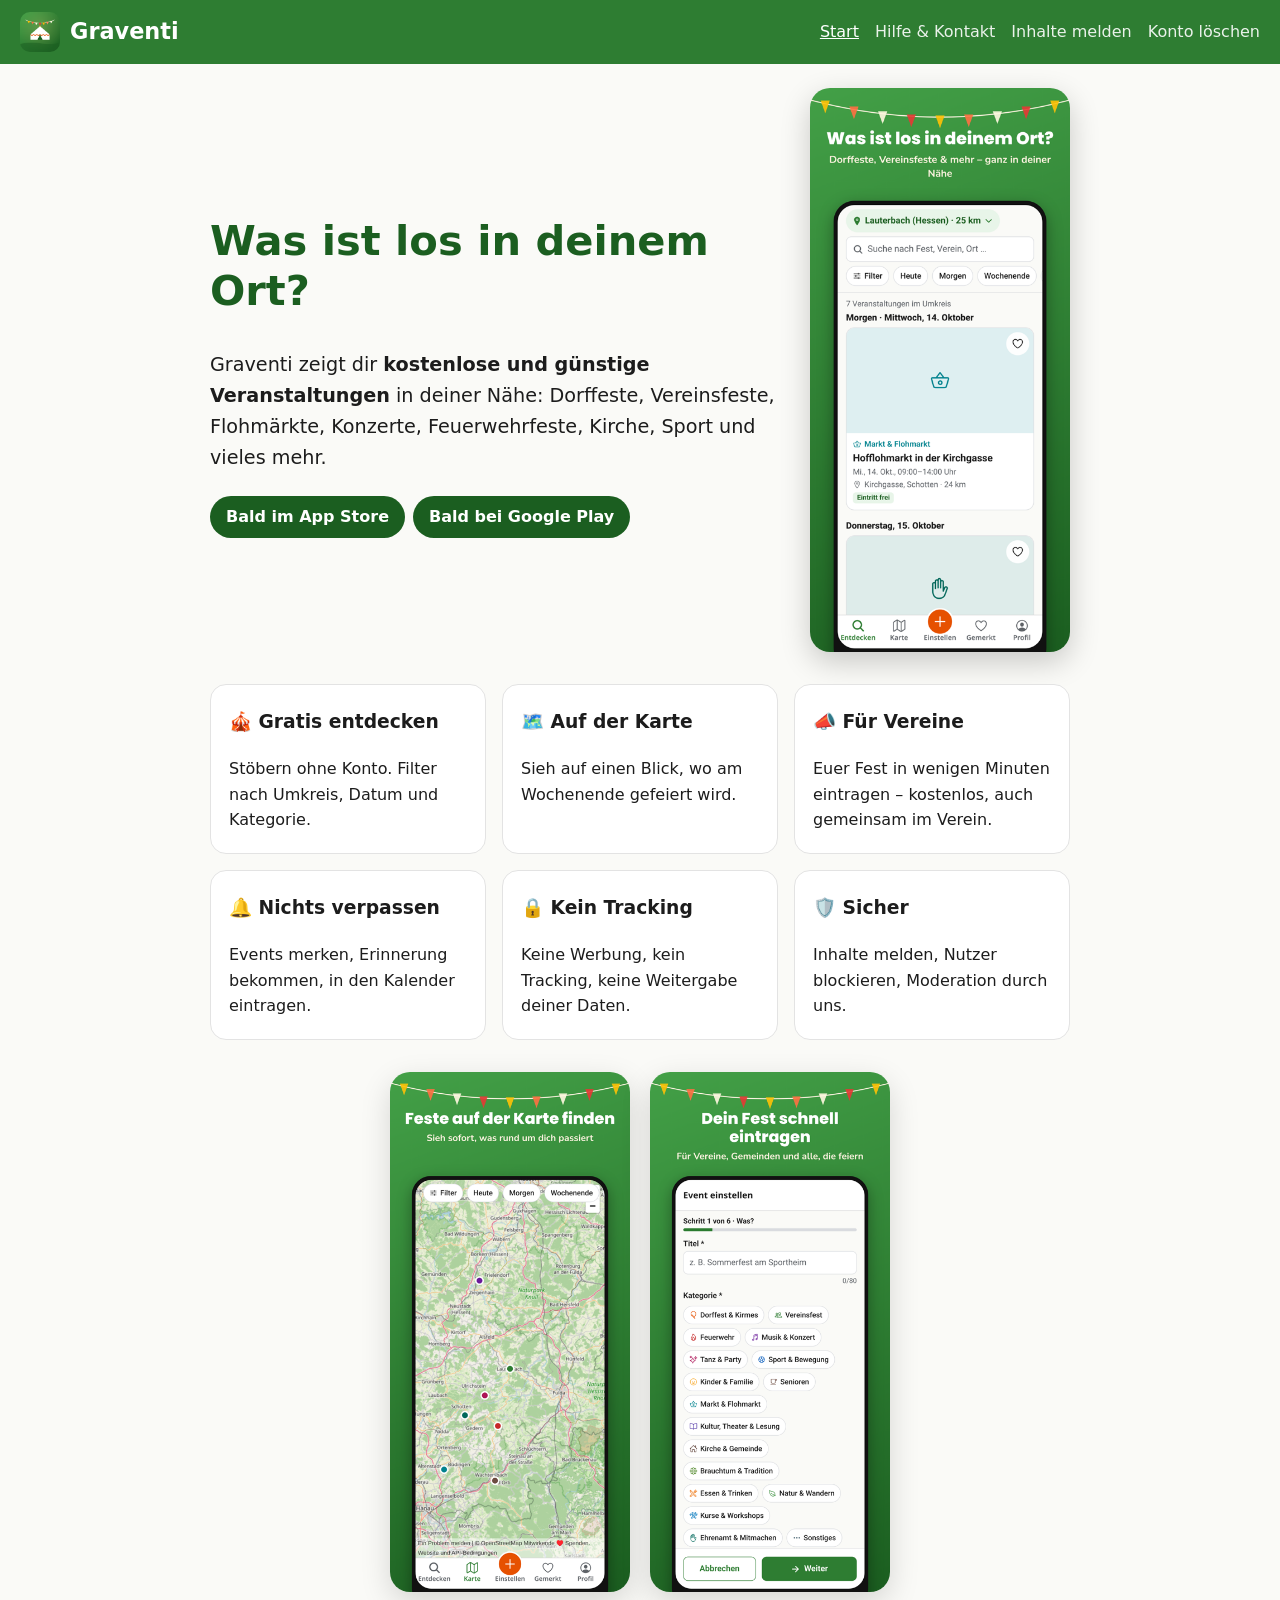
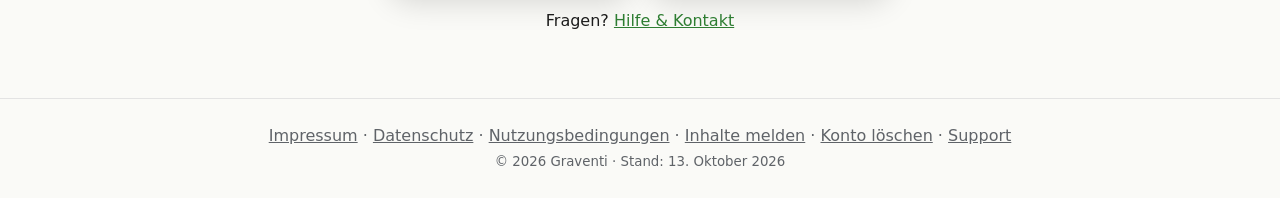
<file: index.html>
<!doctype html><html lang="de"><head><meta charset="utf-8">
<meta name="viewport" content="width=device-width,initial-scale=1"><title>Graventi – Feste & Veranstaltungen aus deiner Gegend</title>
<meta name="description" content="Graventi – kostenlose Feste und Veranstaltungen aus deiner Gegend."><meta property="og:title" content="Graventi – Feste & Veranstaltungen aus deiner Gegend"><meta property="og:description" content="Graventi – kostenlose Feste und Veranstaltungen aus deiner Gegend."><meta property="og:image" content="assets/og.png">
<link rel="icon" href="assets/favicon.png"><link rel="apple-touch-icon" href="assets/apple-touch-icon.png"><link rel="stylesheet" href="style.css"></head>
<body><header><a class="brand" href="index.html"><img src="assets/icon.png" alt="" width="40" height="40">Graventi</a><nav><a href="index.html" class=on>Start</a><a href="support.html">Hilfe & Kontakt</a><a href="melden.html">Inhalte melden</a><a href="konto-loeschen.html">Konto löschen</a></nav></header>
<main>
<section class="hero"><div><h1>Was ist los in deinem Ort?</h1>
<p class="lead">Graventi zeigt dir <strong>kostenlose und günstige Veranstaltungen</strong> in deiner Nähe: Dorffeste, Vereinsfeste, Flohmärkte, Konzerte, Feuerwehrfeste, Kirche, Sport und vieles mehr.</p>
<p class="badges"><span class="soon">Bald im App Store</span><span class="soon">Bald bei Google Play</span></p></div>
<img class="shot" src="assets/screen-entdecken.png" alt="Graventi App: Veranstaltungen in der Nähe"></section>
<section class="grid">
<div><h3>🎪 Gratis entdecken</h3><p>Stöbern ohne Konto. Filter nach Umkreis, Datum und Kategorie.</p></div>
<div><h3>🗺️ Auf der Karte</h3><p>Sieh auf einen Blick, wo am Wochenende gefeiert wird.</p></div>
<div><h3>📣 Für Vereine</h3><p>Euer Fest in wenigen Minuten eintragen – kostenlos, auch gemeinsam im Verein.</p></div>
<div><h3>🔔 Nichts verpassen</h3><p>Events merken, Erinnerung bekommen, in den Kalender eintragen.</p></div>
<div><h3>🔒 Kein Tracking</h3><p>Keine Werbung, kein Tracking, keine Weitergabe deiner Daten.</p></div>
<div><h3>🛡️ Sicher</h3><p>Inhalte melden, Nutzer blockieren, Moderation durch uns.</p></div></section>
<section class="shots"><img src="assets/screen-karte.png" alt="Karte"><img src="assets/screen-einstellen.png" alt="Event einstellen"></section>
<p class="center">Fragen? <a href="support.html">Hilfe &amp; Kontakt</a></p></main><footer><a href="impressum.html">Impressum</a> · <a href="datenschutz.html">Datenschutz</a> · <a href="nutzungsbedingungen.html">Nutzungsbedingungen</a> · <a href="melden.html">Inhalte melden</a> · <a href="konto-loeschen.html">Konto löschen</a> · <a href="support.html">Support</a><br><small>© 2026 Graventi · Stand: 13. Oktober 2026</small></footer></body></html>
</file>
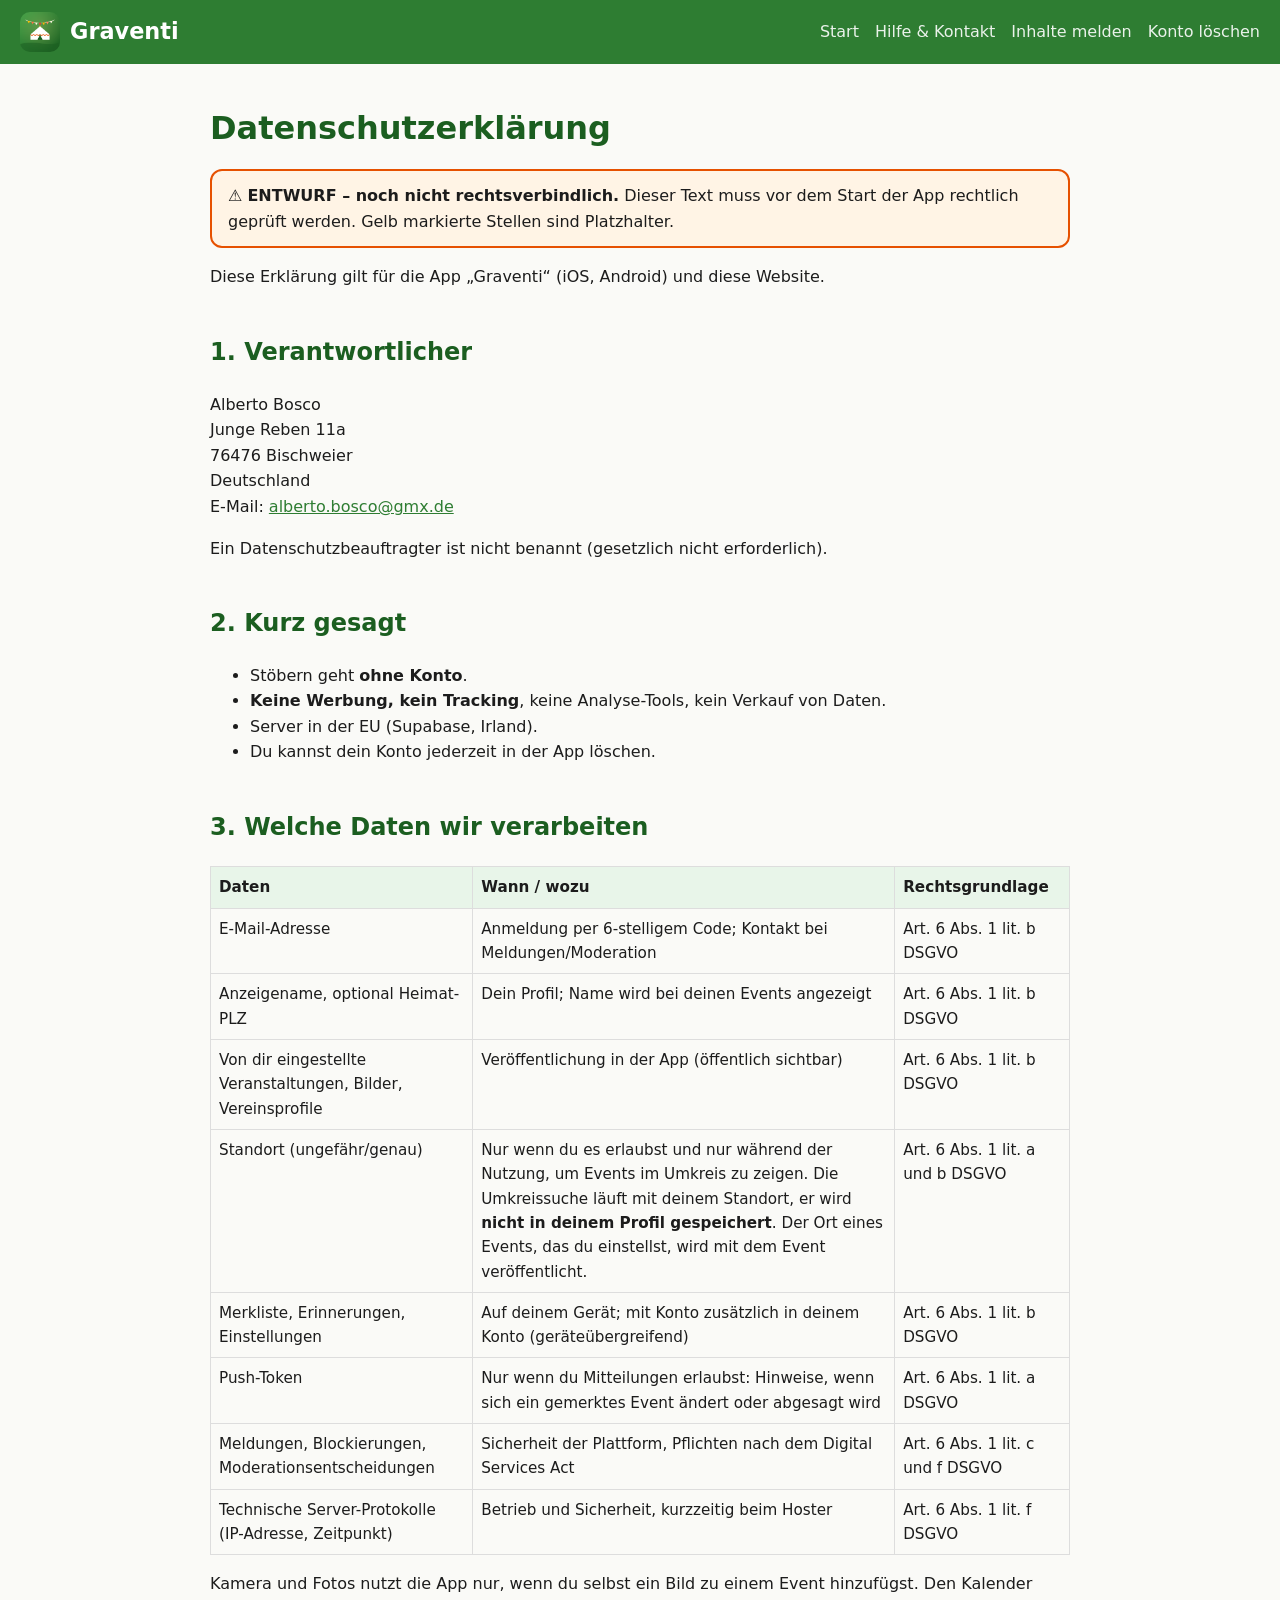
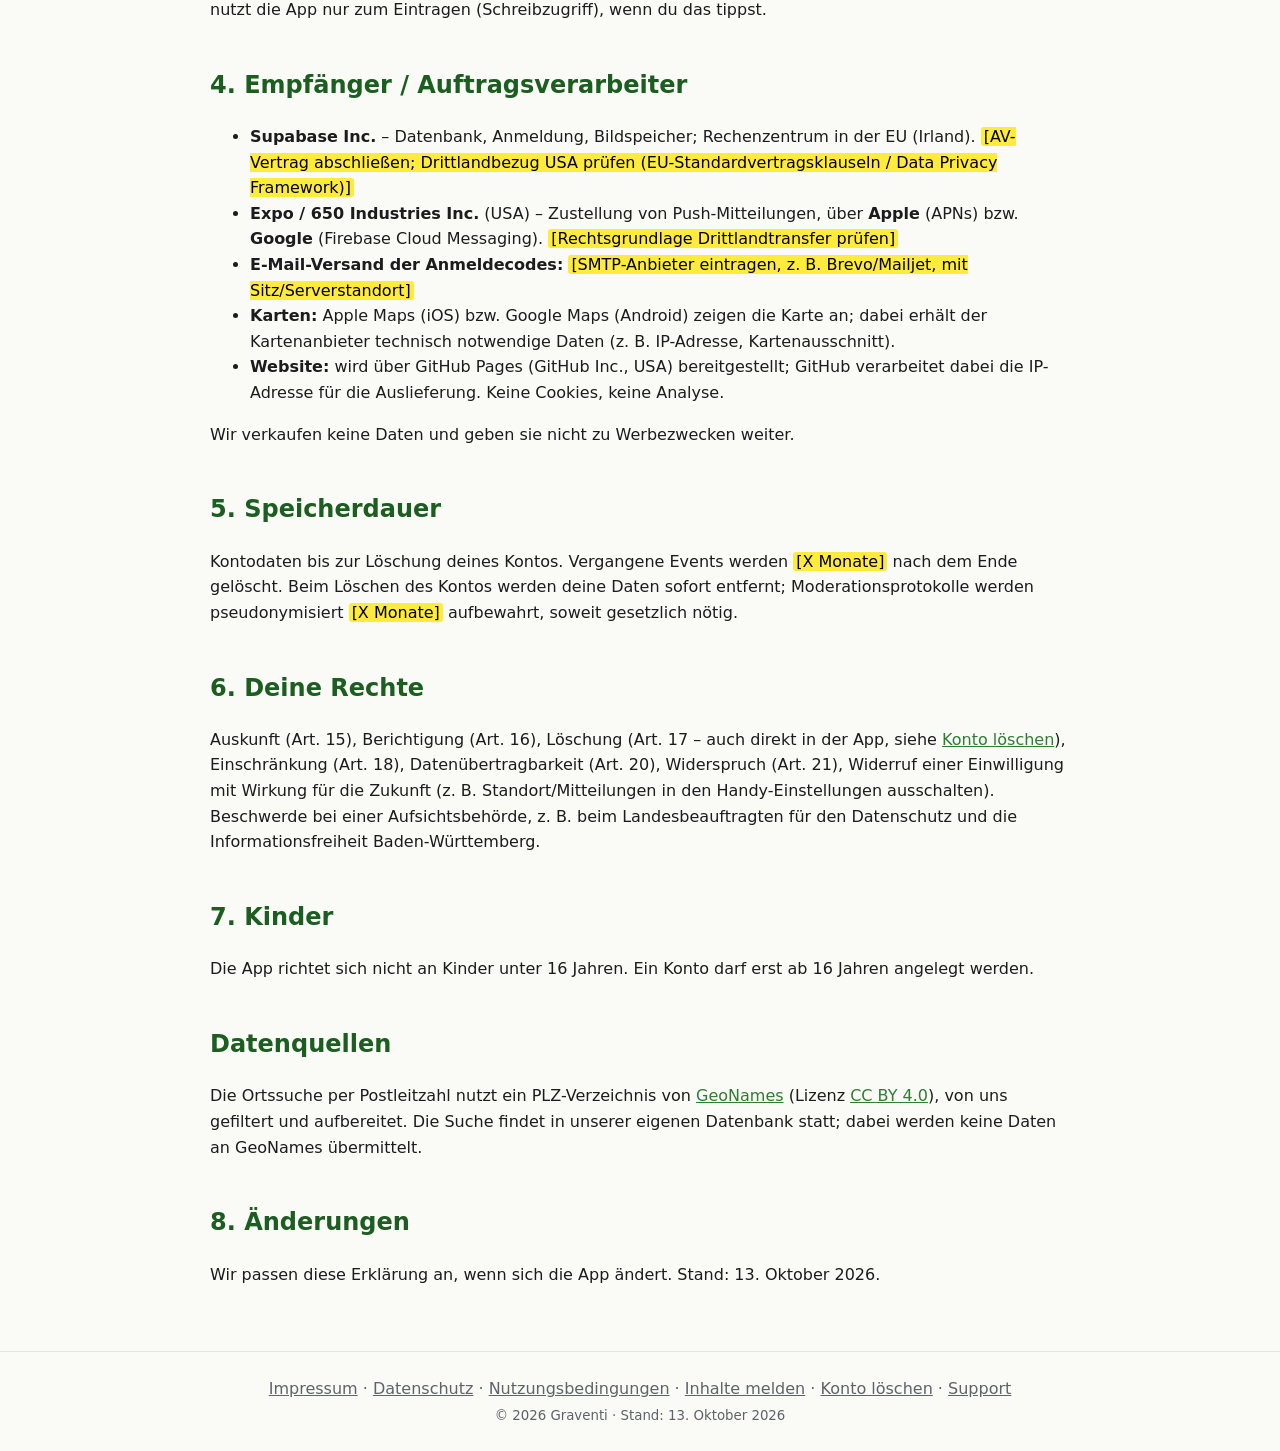
<file: datenschutz.html>
<!doctype html><html lang="de"><head><meta charset="utf-8">
<meta name="viewport" content="width=device-width,initial-scale=1"><title>Datenschutzerklärung – Graventi</title>
<meta name="description" content="Graventi – kostenlose Feste und Veranstaltungen aus deiner Gegend."><meta property="og:title" content="Datenschutzerklärung – Graventi"><meta property="og:description" content="Graventi – kostenlose Feste und Veranstaltungen aus deiner Gegend."><meta property="og:image" content="assets/og.png">
<link rel="icon" href="assets/favicon.png"><link rel="apple-touch-icon" href="assets/apple-touch-icon.png"><link rel="stylesheet" href="style.css"></head>
<body><header><a class="brand" href="index.html"><img src="assets/icon.png" alt="" width="40" height="40">Graventi</a><nav><a href="index.html">Start</a><a href="support.html">Hilfe & Kontakt</a><a href="melden.html">Inhalte melden</a><a href="konto-loeschen.html">Konto löschen</a></nav></header>
<main><h1>Datenschutzerklärung</h1><div class="draft">⚠️ <strong>ENTWURF – noch nicht rechtsverbindlich.</strong> Dieser Text muss vor dem Start der App rechtlich geprüft werden. Gelb markierte Stellen sind Platzhalter.</div>
<p>Diese Erklärung gilt für die App „Graventi“ (iOS, Android) und diese Website.</p>
<h2>1. Verantwortlicher</h2><p>Alberto Bosco<br>Junge Reben 11a<br>76476 Bischweier<br>Deutschland<br>E-Mail: <a href="mailto:alberto.bosco@gmx.de">alberto.bosco@gmx.de</a></p>
<p>Ein Datenschutzbeauftragter ist nicht benannt (gesetzlich nicht erforderlich).</p>
<h2>2. Kurz gesagt</h2><ul><li>Stöbern geht <strong>ohne Konto</strong>.</li><li><strong>Keine Werbung, kein Tracking</strong>, keine Analyse-Tools, kein Verkauf von Daten.</li><li>Server in der EU (Supabase, Irland).</li><li>Du kannst dein Konto jederzeit in der App löschen.</li></ul>
<h2>3. Welche Daten wir verarbeiten</h2>
<table><tr><th>Daten</th><th>Wann / wozu</th><th>Rechtsgrundlage</th></tr>
<tr><td>E-Mail-Adresse</td><td>Anmeldung per 6-stelligem Code; Kontakt bei Meldungen/Moderation</td><td>Art. 6 Abs. 1 lit. b DSGVO</td></tr>
<tr><td>Anzeigename, optional Heimat-PLZ</td><td>Dein Profil; Name wird bei deinen Events angezeigt</td><td>Art. 6 Abs. 1 lit. b DSGVO</td></tr>
<tr><td>Von dir eingestellte Veranstaltungen, Bilder, Vereinsprofile</td><td>Veröffentlichung in der App (öffentlich sichtbar)</td><td>Art. 6 Abs. 1 lit. b DSGVO</td></tr>
<tr><td>Standort (ungefähr/genau)</td><td>Nur wenn du es erlaubst und nur während der Nutzung, um Events im Umkreis zu zeigen. Die Umkreissuche läuft mit deinem Standort, er wird <strong>nicht in deinem Profil gespeichert</strong>. Der Ort eines Events, das du einstellst, wird mit dem Event veröffentlicht.</td><td>Art. 6 Abs. 1 lit. a und b DSGVO</td></tr>
<tr><td>Merkliste, Erinnerungen, Einstellungen</td><td>Auf deinem Gerät; mit Konto zusätzlich in deinem Konto (geräteübergreifend)</td><td>Art. 6 Abs. 1 lit. b DSGVO</td></tr>
<tr><td>Push-Token</td><td>Nur wenn du Mitteilungen erlaubst: Hinweise, wenn sich ein gemerktes Event ändert oder abgesagt wird</td><td>Art. 6 Abs. 1 lit. a DSGVO</td></tr>
<tr><td>Meldungen, Blockierungen, Moderationsentscheidungen</td><td>Sicherheit der Plattform, Pflichten nach dem Digital Services Act</td><td>Art. 6 Abs. 1 lit. c und f DSGVO</td></tr>
<tr><td>Technische Server-Protokolle (IP-Adresse, Zeitpunkt)</td><td>Betrieb und Sicherheit, kurzzeitig beim Hoster</td><td>Art. 6 Abs. 1 lit. f DSGVO</td></tr></table>
<p>Kamera und Fotos nutzt die App nur, wenn du selbst ein Bild zu einem Event hinzufügst. Den Kalender nutzt die App nur zum Eintragen (Schreibzugriff), wenn du das tippst.</p>
<h2>4. Empfänger / Auftragsverarbeiter</h2><ul>
<li><strong>Supabase Inc.</strong> – Datenbank, Anmeldung, Bildspeicher; Rechenzentrum in der EU (Irland). <mark class="ph">[AV-Vertrag abschließen; Drittlandbezug USA prüfen (EU-Standardvertragsklauseln / Data Privacy Framework)]</mark></li>
<li><strong>Expo / 650 Industries Inc.</strong> (USA) – Zustellung von Push-Mitteilungen, über <strong>Apple</strong> (APNs) bzw. <strong>Google</strong> (Firebase Cloud Messaging). <mark class="ph">[Rechtsgrundlage Drittlandtransfer prüfen]</mark></li>
<li><strong>E-Mail-Versand der Anmeldecodes:</strong> <mark class="ph">[SMTP-Anbieter eintragen, z. B. Brevo/Mailjet, mit Sitz/Serverstandort]</mark></li>
<li><strong>Karten:</strong> Apple Maps (iOS) bzw. Google Maps (Android) zeigen die Karte an; dabei erhält der Kartenanbieter technisch notwendige Daten (z. B. IP-Adresse, Kartenausschnitt).</li>
<li><strong>Website:</strong> wird über GitHub Pages (GitHub Inc., USA) bereitgestellt; GitHub verarbeitet dabei die IP-Adresse für die Auslieferung. Keine Cookies, keine Analyse.</li></ul>
<p>Wir verkaufen keine Daten und geben sie nicht zu Werbezwecken weiter.</p>
<h2>5. Speicherdauer</h2><p>Kontodaten bis zur Löschung deines Kontos. Vergangene Events werden <mark class="ph">[X Monate]</mark> nach dem Ende gelöscht. Beim Löschen des Kontos werden deine Daten sofort entfernt; Moderationsprotokolle werden pseudonymisiert <mark class="ph">[X Monate]</mark> aufbewahrt, soweit gesetzlich nötig.</p>
<h2>6. Deine Rechte</h2><p>Auskunft (Art. 15), Berichtigung (Art. 16), Löschung (Art. 17 – auch direkt in der App, siehe <a href="konto-loeschen.html">Konto löschen</a>), Einschränkung (Art. 18), Datenübertragbarkeit (Art. 20), Widerspruch (Art. 21), Widerruf einer Einwilligung mit Wirkung für die Zukunft (z. B. Standort/Mitteilungen in den Handy-Einstellungen ausschalten). Beschwerde bei einer Aufsichtsbehörde, z. B. beim Landesbeauftragten für den Datenschutz und die Informationsfreiheit Baden-Württemberg.</p>
<h2>7. Kinder</h2><p>Die App richtet sich nicht an Kinder unter 16 Jahren. Ein Konto darf erst ab 16 Jahren angelegt werden.</p>
<h2>Datenquellen</h2><p>Die Ortssuche per Postleitzahl nutzt ein PLZ-Verzeichnis von <a href="https://www.geonames.org">GeoNames</a> (Lizenz <a href="https://creativecommons.org/licenses/by/4.0/">CC BY 4.0</a>), von uns gefiltert und aufbereitet. Die Suche findet in unserer eigenen Datenbank statt; dabei werden keine Daten an GeoNames übermittelt.</p>
<h2>8. Änderungen</h2><p>Wir passen diese Erklärung an, wenn sich die App ändert. Stand: 13. Oktober 2026.</p></main><footer><a href="impressum.html">Impressum</a> · <a href="datenschutz.html">Datenschutz</a> · <a href="nutzungsbedingungen.html">Nutzungsbedingungen</a> · <a href="melden.html">Inhalte melden</a> · <a href="konto-loeschen.html">Konto löschen</a> · <a href="support.html">Support</a><br><small>© 2026 Graventi · Stand: 13. Oktober 2026</small></footer></body></html>
</file>
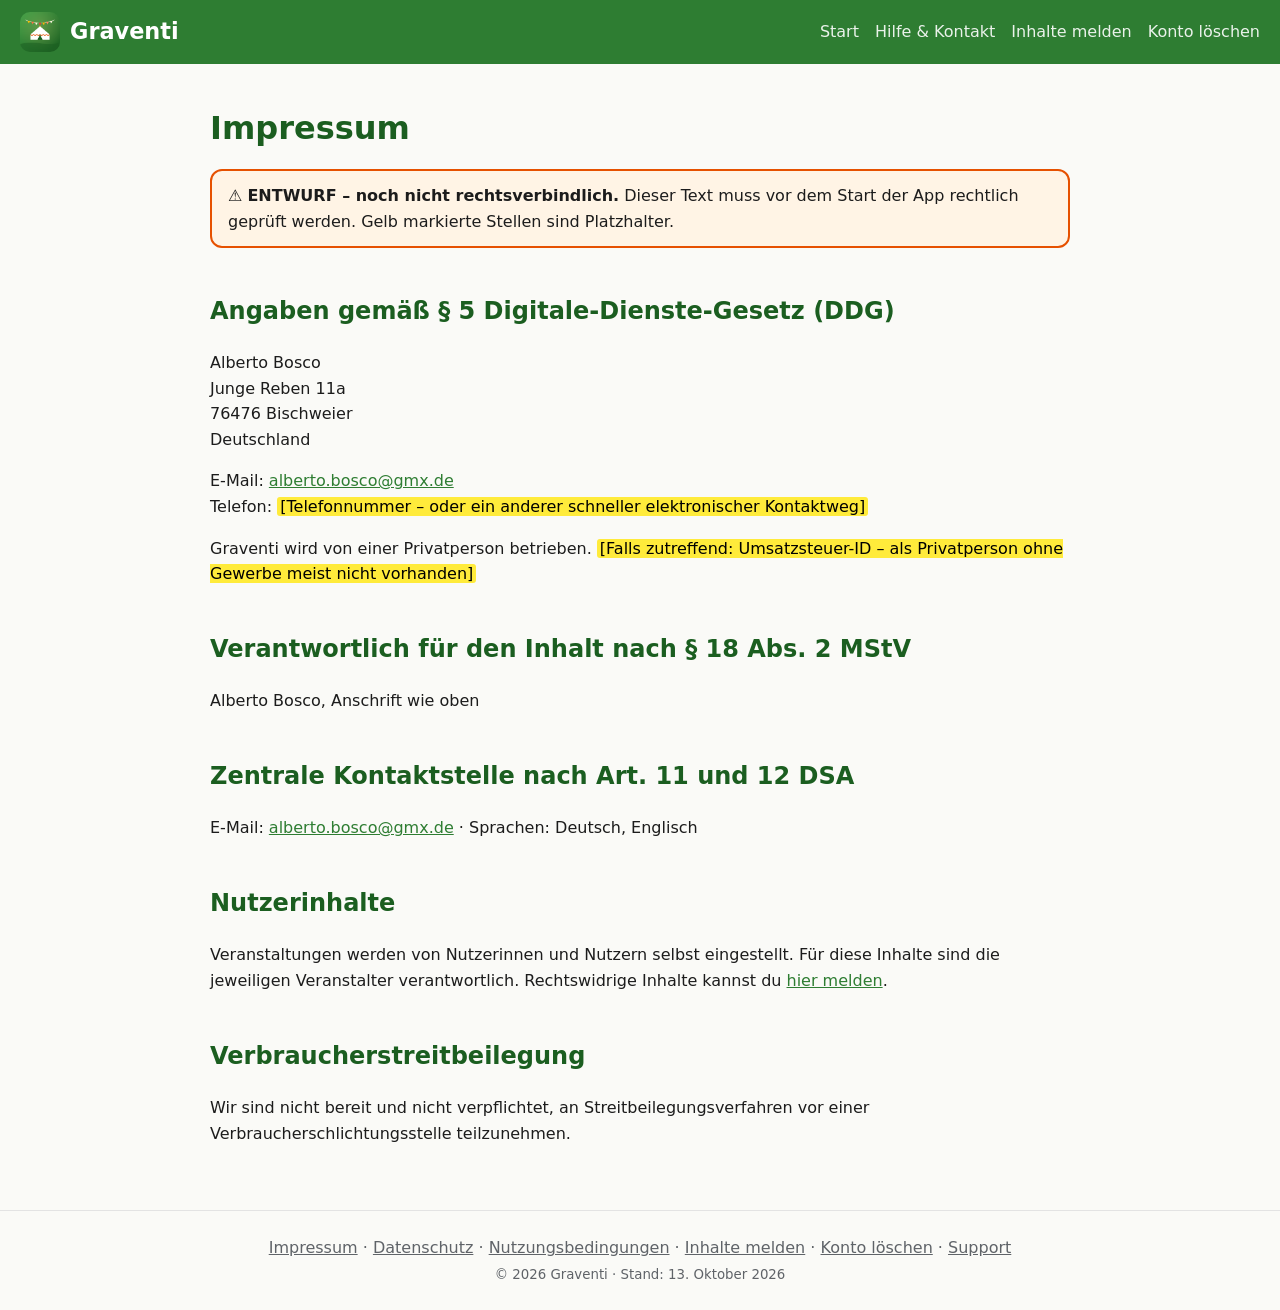
<file: impressum.html>
<!doctype html><html lang="de"><head><meta charset="utf-8">
<meta name="viewport" content="width=device-width,initial-scale=1"><title>Impressum – Graventi</title>
<meta name="description" content="Graventi – kostenlose Feste und Veranstaltungen aus deiner Gegend."><meta property="og:title" content="Impressum – Graventi"><meta property="og:description" content="Graventi – kostenlose Feste und Veranstaltungen aus deiner Gegend."><meta property="og:image" content="assets/og.png">
<link rel="icon" href="assets/favicon.png"><link rel="apple-touch-icon" href="assets/apple-touch-icon.png"><link rel="stylesheet" href="style.css"></head>
<body><header><a class="brand" href="index.html"><img src="assets/icon.png" alt="" width="40" height="40">Graventi</a><nav><a href="index.html">Start</a><a href="support.html">Hilfe & Kontakt</a><a href="melden.html">Inhalte melden</a><a href="konto-loeschen.html">Konto löschen</a></nav></header>
<main><h1>Impressum</h1><div class="draft">⚠️ <strong>ENTWURF – noch nicht rechtsverbindlich.</strong> Dieser Text muss vor dem Start der App rechtlich geprüft werden. Gelb markierte Stellen sind Platzhalter.</div>
<h2>Angaben gemäß § 5 Digitale-Dienste-Gesetz (DDG)</h2>
<p>Alberto Bosco<br>Junge Reben 11a<br>76476 Bischweier<br>Deutschland</p>
<p>E-Mail: <a href="mailto:alberto.bosco@gmx.de">alberto.bosco@gmx.de</a><br>Telefon: <mark class="ph">[Telefonnummer – oder ein anderer schneller elektronischer Kontaktweg]</mark></p>
<p>Graventi wird von einer Privatperson betrieben. <mark class="ph">[Falls zutreffend: Umsatzsteuer-ID – als Privatperson ohne Gewerbe meist nicht vorhanden]</mark></p>
<h2>Verantwortlich für den Inhalt nach § 18 Abs. 2 MStV</h2><p>Alberto Bosco, Anschrift wie oben</p>
<h2>Zentrale Kontaktstelle nach Art. 11 und 12 DSA</h2><p>E-Mail: <a href="mailto:alberto.bosco@gmx.de">alberto.bosco@gmx.de</a> · Sprachen: Deutsch, Englisch</p>
<h2>Nutzerinhalte</h2><p>Veranstaltungen werden von Nutzerinnen und Nutzern selbst eingestellt. Für diese Inhalte sind die jeweiligen Veranstalter verantwortlich. Rechtswidrige Inhalte kannst du <a href="melden.html">hier melden</a>.</p>
<h2>Verbraucherstreitbeilegung</h2><p>Wir sind nicht bereit und nicht verpflichtet, an Streitbeilegungsverfahren vor einer Verbraucherschlichtungsstelle teilzunehmen.</p></main><footer><a href="impressum.html">Impressum</a> · <a href="datenschutz.html">Datenschutz</a> · <a href="nutzungsbedingungen.html">Nutzungsbedingungen</a> · <a href="melden.html">Inhalte melden</a> · <a href="konto-loeschen.html">Konto löschen</a> · <a href="support.html">Support</a><br><small>© 2026 Graventi · Stand: 13. Oktober 2026</small></footer></body></html>
</file>
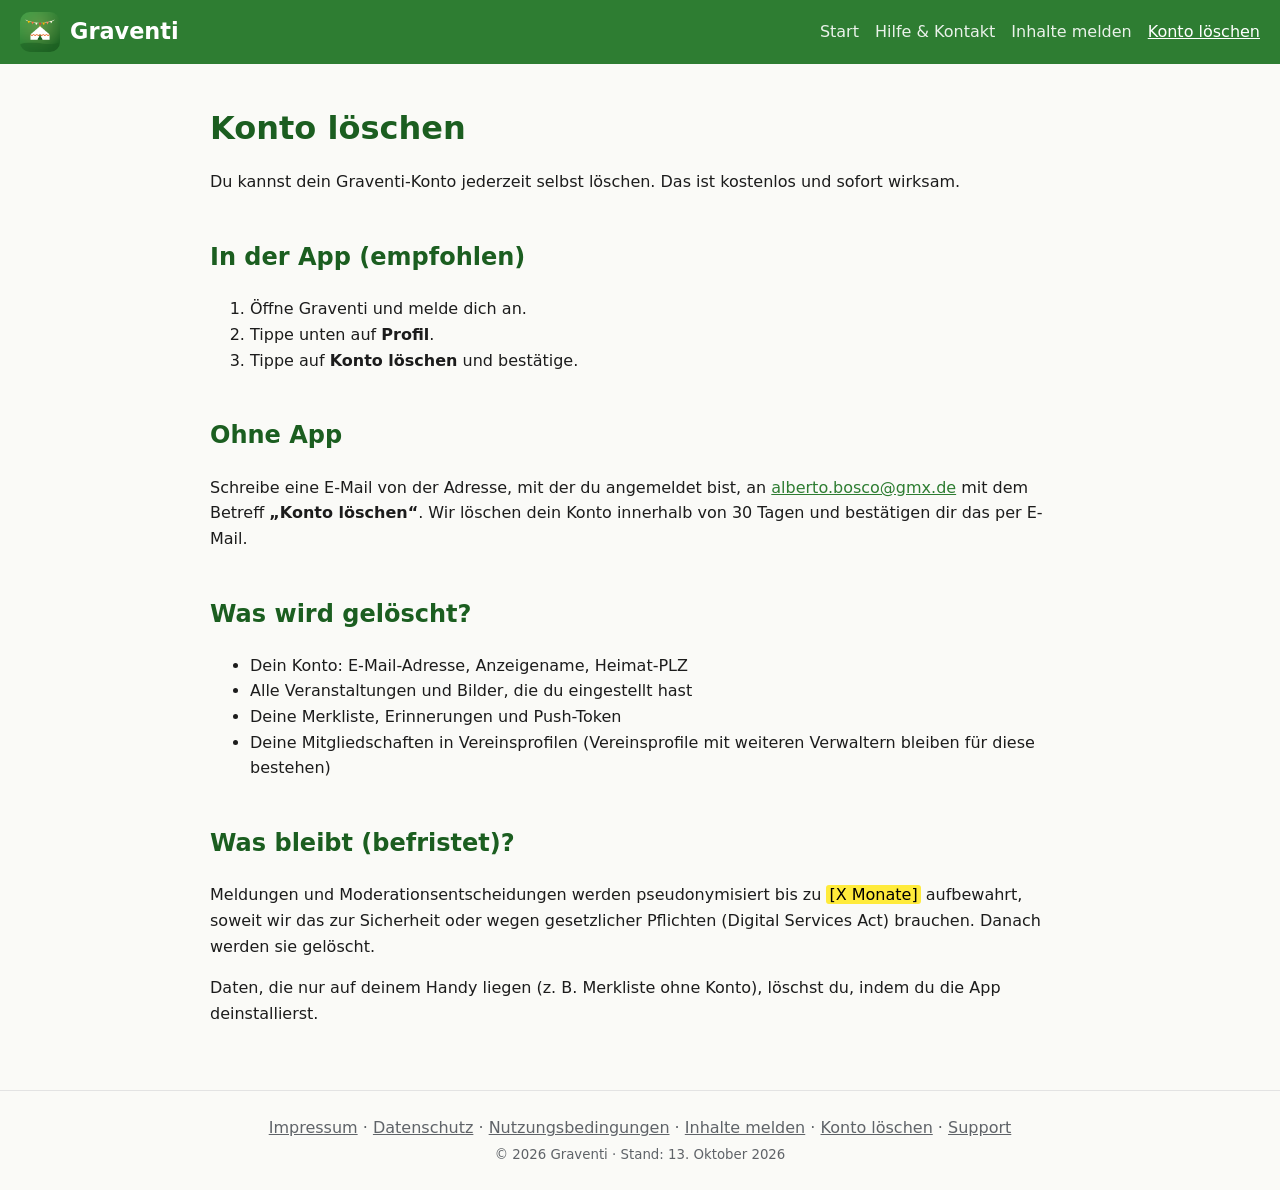
<file: konto-loeschen.html>
<!doctype html><html lang="de"><head><meta charset="utf-8">
<meta name="viewport" content="width=device-width,initial-scale=1"><title>Konto löschen – Graventi</title>
<meta name="description" content="Graventi – kostenlose Feste und Veranstaltungen aus deiner Gegend."><meta property="og:title" content="Konto löschen – Graventi"><meta property="og:description" content="Graventi – kostenlose Feste und Veranstaltungen aus deiner Gegend."><meta property="og:image" content="assets/og.png">
<link rel="icon" href="assets/favicon.png"><link rel="apple-touch-icon" href="assets/apple-touch-icon.png"><link rel="stylesheet" href="style.css"></head>
<body><header><a class="brand" href="index.html"><img src="assets/icon.png" alt="" width="40" height="40">Graventi</a><nav><a href="index.html">Start</a><a href="support.html">Hilfe & Kontakt</a><a href="melden.html">Inhalte melden</a><a href="konto-loeschen.html" class=on>Konto löschen</a></nav></header>
<main><h1>Konto löschen</h1>
<p>Du kannst dein Graventi-Konto jederzeit selbst löschen. Das ist kostenlos und sofort wirksam.</p>
<h2>In der App (empfohlen)</h2><ol><li>Öffne Graventi und melde dich an.</li><li>Tippe unten auf <strong>Profil</strong>.</li><li>Tippe auf <strong>Konto löschen</strong> und bestätige.</li></ol>
<h2>Ohne App</h2><p>Schreibe eine E-Mail von der Adresse, mit der du angemeldet bist, an <a href="mailto:alberto.bosco@gmx.de">alberto.bosco@gmx.de</a> mit dem Betreff <strong>„Konto löschen“</strong>. Wir löschen dein Konto innerhalb von 30 Tagen und bestätigen dir das per E-Mail.</p>
<h2>Was wird gelöscht?</h2><ul><li>Dein Konto: E-Mail-Adresse, Anzeigename, Heimat-PLZ</li><li>Alle Veranstaltungen und Bilder, die du eingestellt hast</li><li>Deine Merkliste, Erinnerungen und Push-Token</li><li>Deine Mitgliedschaften in Vereinsprofilen (Vereinsprofile mit weiteren Verwaltern bleiben für diese bestehen)</li></ul>
<h2>Was bleibt (befristet)?</h2><p>Meldungen und Moderationsentscheidungen werden pseudonymisiert bis zu <mark class="ph">[X Monate]</mark> aufbewahrt, soweit wir das zur Sicherheit oder wegen gesetzlicher Pflichten (Digital Services Act) brauchen. Danach werden sie gelöscht.</p>
<p>Daten, die nur auf deinem Handy liegen (z. B. Merkliste ohne Konto), löschst du, indem du die App deinstallierst.</p></main><footer><a href="impressum.html">Impressum</a> · <a href="datenschutz.html">Datenschutz</a> · <a href="nutzungsbedingungen.html">Nutzungsbedingungen</a> · <a href="melden.html">Inhalte melden</a> · <a href="konto-loeschen.html">Konto löschen</a> · <a href="support.html">Support</a><br><small>© 2026 Graventi · Stand: 13. Oktober 2026</small></footer></body></html>
</file>
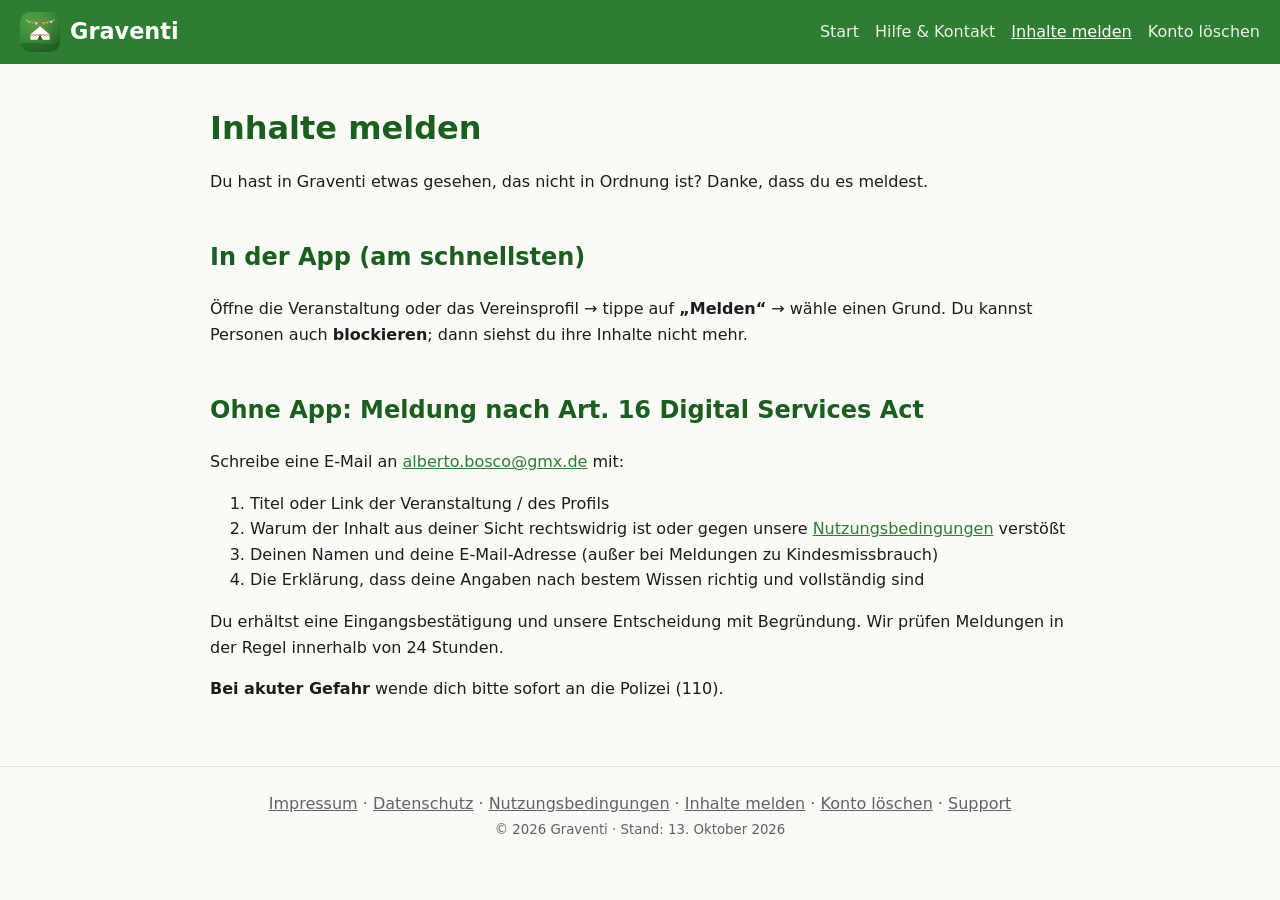
<file: melden.html>
<!doctype html><html lang="de"><head><meta charset="utf-8">
<meta name="viewport" content="width=device-width,initial-scale=1"><title>Inhalte melden – Graventi</title>
<meta name="description" content="Graventi – kostenlose Feste und Veranstaltungen aus deiner Gegend."><meta property="og:title" content="Inhalte melden – Graventi"><meta property="og:description" content="Graventi – kostenlose Feste und Veranstaltungen aus deiner Gegend."><meta property="og:image" content="assets/og.png">
<link rel="icon" href="assets/favicon.png"><link rel="apple-touch-icon" href="assets/apple-touch-icon.png"><link rel="stylesheet" href="style.css"></head>
<body><header><a class="brand" href="index.html"><img src="assets/icon.png" alt="" width="40" height="40">Graventi</a><nav><a href="index.html">Start</a><a href="support.html">Hilfe & Kontakt</a><a href="melden.html" class=on>Inhalte melden</a><a href="konto-loeschen.html">Konto löschen</a></nav></header>
<main><h1>Inhalte melden</h1>
<p>Du hast in Graventi etwas gesehen, das nicht in Ordnung ist? Danke, dass du es meldest.</p>
<h2>In der App (am schnellsten)</h2><p>Öffne die Veranstaltung oder das Vereinsprofil → tippe auf <strong>„Melden“</strong> → wähle einen Grund. Du kannst Personen auch <strong>blockieren</strong>; dann siehst du ihre Inhalte nicht mehr.</p>
<h2>Ohne App: Meldung nach Art. 16 Digital Services Act</h2><p>Schreibe eine E-Mail an <a href="mailto:alberto.bosco@gmx.de">alberto.bosco@gmx.de</a> mit:</p>
<ol><li>Titel oder Link der Veranstaltung / des Profils</li><li>Warum der Inhalt aus deiner Sicht rechtswidrig ist oder gegen unsere <a href="nutzungsbedingungen.html">Nutzungsbedingungen</a> verstößt</li><li>Deinen Namen und deine E-Mail-Adresse (außer bei Meldungen zu Kindesmissbrauch)</li><li>Die Erklärung, dass deine Angaben nach bestem Wissen richtig und vollständig sind</li></ol>
<p>Du erhältst eine Eingangsbestätigung und unsere Entscheidung mit Begründung. Wir prüfen Meldungen in der Regel innerhalb von 24 Stunden.</p>
<p><strong>Bei akuter Gefahr</strong> wende dich bitte sofort an die Polizei (110).</p></main><footer><a href="impressum.html">Impressum</a> · <a href="datenschutz.html">Datenschutz</a> · <a href="nutzungsbedingungen.html">Nutzungsbedingungen</a> · <a href="melden.html">Inhalte melden</a> · <a href="konto-loeschen.html">Konto löschen</a> · <a href="support.html">Support</a><br><small>© 2026 Graventi · Stand: 13. Oktober 2026</small></footer></body></html>
</file>
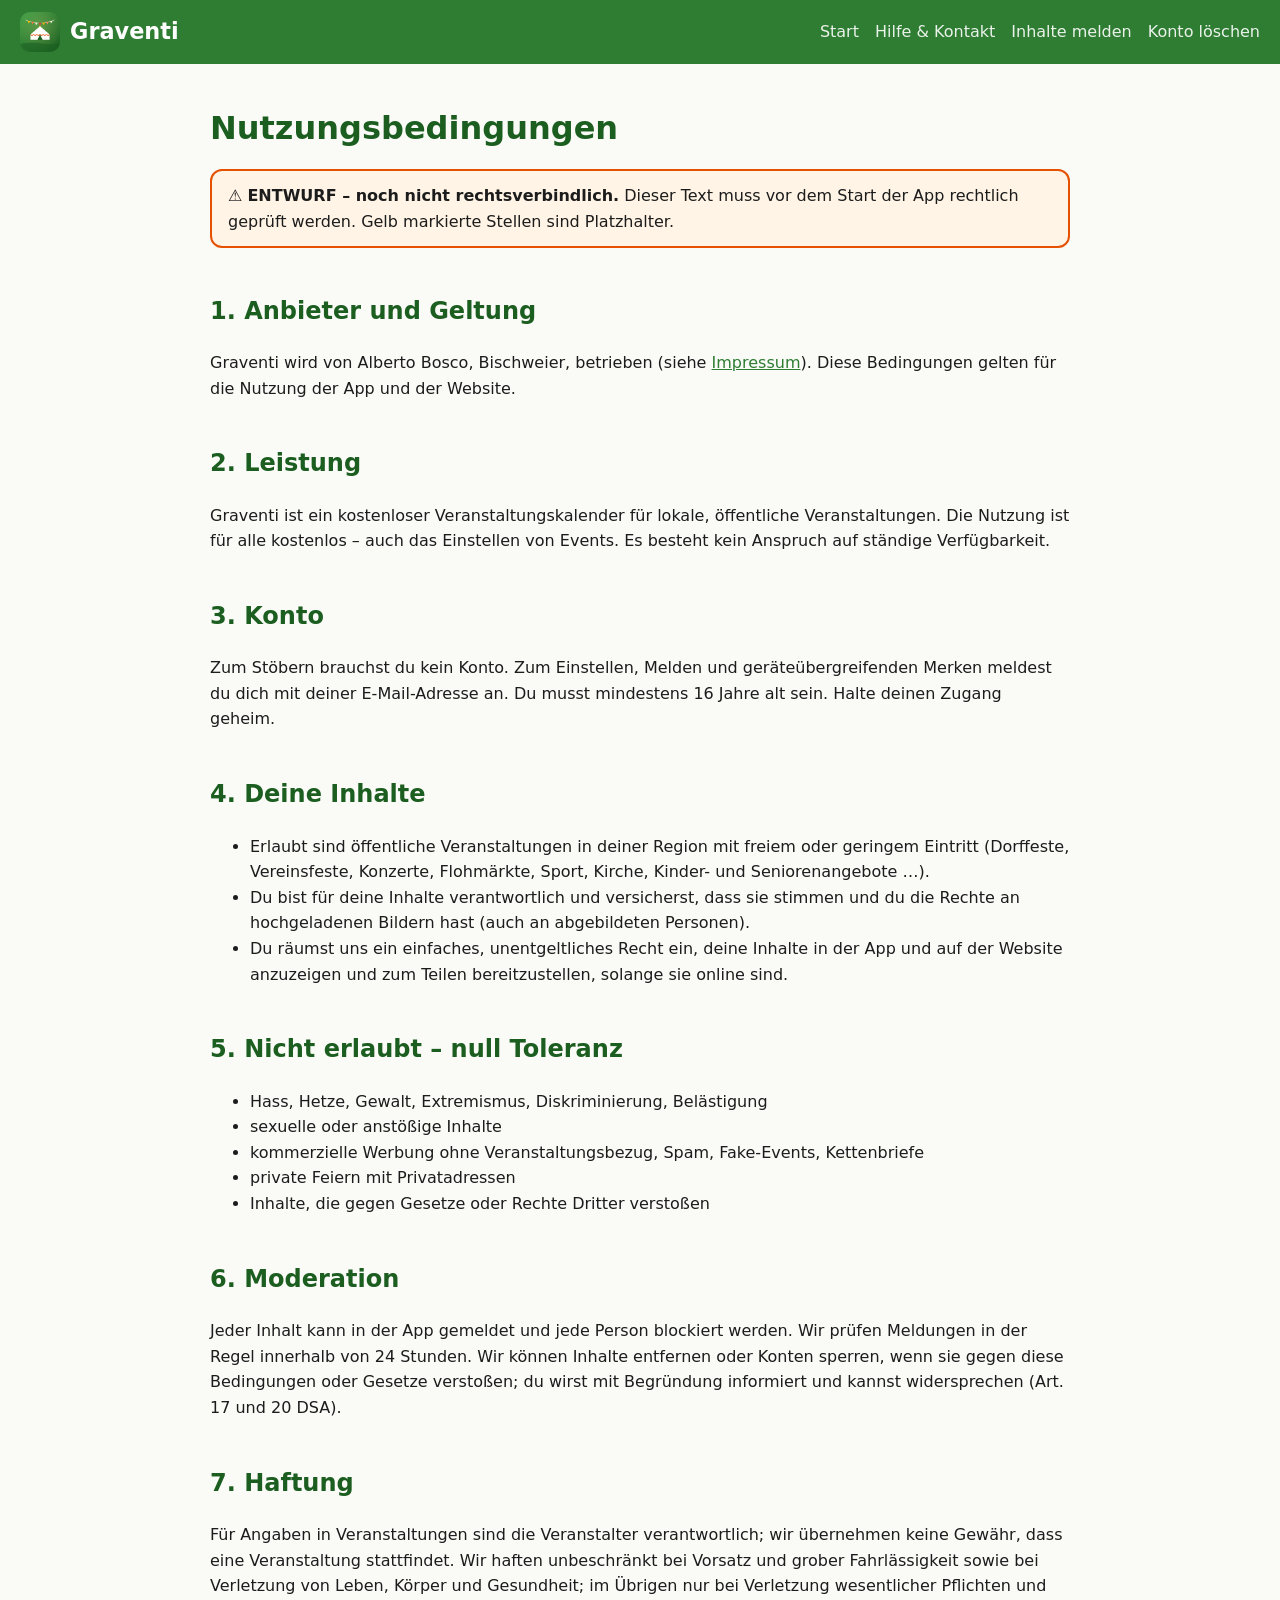
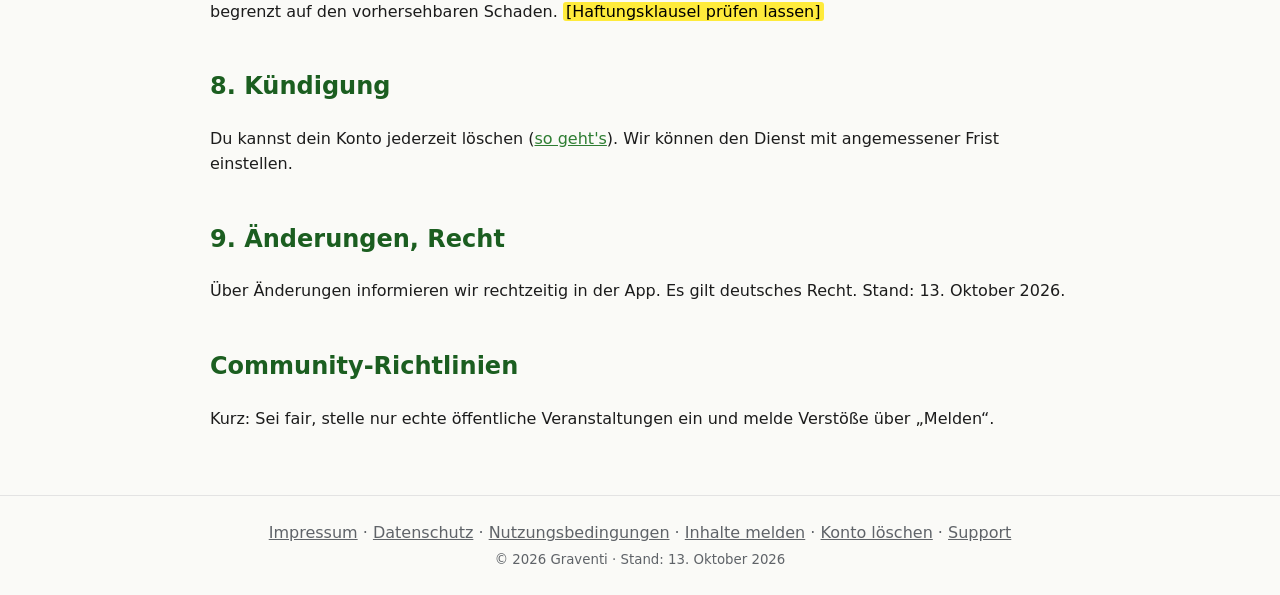
<file: nutzungsbedingungen.html>
<!doctype html><html lang="de"><head><meta charset="utf-8">
<meta name="viewport" content="width=device-width,initial-scale=1"><title>Nutzungsbedingungen – Graventi</title>
<meta name="description" content="Graventi – kostenlose Feste und Veranstaltungen aus deiner Gegend."><meta property="og:title" content="Nutzungsbedingungen – Graventi"><meta property="og:description" content="Graventi – kostenlose Feste und Veranstaltungen aus deiner Gegend."><meta property="og:image" content="assets/og.png">
<link rel="icon" href="assets/favicon.png"><link rel="apple-touch-icon" href="assets/apple-touch-icon.png"><link rel="stylesheet" href="style.css"></head>
<body><header><a class="brand" href="index.html"><img src="assets/icon.png" alt="" width="40" height="40">Graventi</a><nav><a href="index.html">Start</a><a href="support.html">Hilfe & Kontakt</a><a href="melden.html">Inhalte melden</a><a href="konto-loeschen.html">Konto löschen</a></nav></header>
<main><h1>Nutzungsbedingungen</h1><div class="draft">⚠️ <strong>ENTWURF – noch nicht rechtsverbindlich.</strong> Dieser Text muss vor dem Start der App rechtlich geprüft werden. Gelb markierte Stellen sind Platzhalter.</div>
<h2>1. Anbieter und Geltung</h2><p>Graventi wird von Alberto Bosco, Bischweier, betrieben (siehe <a href="impressum.html">Impressum</a>). Diese Bedingungen gelten für die Nutzung der App und der Website.</p>
<h2>2. Leistung</h2><p>Graventi ist ein kostenloser Veranstaltungskalender für lokale, öffentliche Veranstaltungen. Die Nutzung ist für alle kostenlos – auch das Einstellen von Events. Es besteht kein Anspruch auf ständige Verfügbarkeit.</p>
<h2>3. Konto</h2><p>Zum Stöbern brauchst du kein Konto. Zum Einstellen, Melden und geräteübergreifenden Merken meldest du dich mit deiner E-Mail-Adresse an. Du musst mindestens 16 Jahre alt sein. Halte deinen Zugang geheim.</p>
<h2>4. Deine Inhalte</h2><ul><li>Erlaubt sind öffentliche Veranstaltungen in deiner Region mit freiem oder geringem Eintritt (Dorffeste, Vereinsfeste, Konzerte, Flohmärkte, Sport, Kirche, Kinder- und Seniorenangebote …).</li>
<li>Du bist für deine Inhalte verantwortlich und versicherst, dass sie stimmen und du die Rechte an hochgeladenen Bildern hast (auch an abgebildeten Personen).</li>
<li>Du räumst uns ein einfaches, unentgeltliches Recht ein, deine Inhalte in der App und auf der Website anzuzeigen und zum Teilen bereitzustellen, solange sie online sind.</li></ul>
<h2>5. Nicht erlaubt – null Toleranz</h2><ul><li>Hass, Hetze, Gewalt, Extremismus, Diskriminierung, Belästigung</li><li>sexuelle oder anstößige Inhalte</li><li>kommerzielle Werbung ohne Veranstaltungsbezug, Spam, Fake-Events, Kettenbriefe</li><li>private Feiern mit Privatadressen</li><li>Inhalte, die gegen Gesetze oder Rechte Dritter verstoßen</li></ul>
<h2>6. Moderation</h2><p>Jeder Inhalt kann in der App gemeldet und jede Person blockiert werden. Wir prüfen Meldungen in der Regel innerhalb von 24 Stunden. Wir können Inhalte entfernen oder Konten sperren, wenn sie gegen diese Bedingungen oder Gesetze verstoßen; du wirst mit Begründung informiert und kannst widersprechen (Art. 17 und 20 DSA).</p>
<h2>7. Haftung</h2><p>Für Angaben in Veranstaltungen sind die Veranstalter verantwortlich; wir übernehmen keine Gewähr, dass eine Veranstaltung stattfindet. Wir haften unbeschränkt bei Vorsatz und grober Fahrlässigkeit sowie bei Verletzung von Leben, Körper und Gesundheit; im Übrigen nur bei Verletzung wesentlicher Pflichten und begrenzt auf den vorhersehbaren Schaden. <mark class="ph">[Haftungsklausel prüfen lassen]</mark></p>
<h2>8. Kündigung</h2><p>Du kannst dein Konto jederzeit löschen (<a href="konto-loeschen.html">so geht's</a>). Wir können den Dienst mit angemessener Frist einstellen.</p>
<h2>9. Änderungen, Recht</h2><p>Über Änderungen informieren wir rechtzeitig in der App. Es gilt deutsches Recht. Stand: 13. Oktober 2026.</p>
<h2>Community-Richtlinien</h2><p>Kurz: Sei fair, stelle nur echte öffentliche Veranstaltungen ein und melde Verstöße über „Melden“.</p></main><footer><a href="impressum.html">Impressum</a> · <a href="datenschutz.html">Datenschutz</a> · <a href="nutzungsbedingungen.html">Nutzungsbedingungen</a> · <a href="melden.html">Inhalte melden</a> · <a href="konto-loeschen.html">Konto löschen</a> · <a href="support.html">Support</a><br><small>© 2026 Graventi · Stand: 13. Oktober 2026</small></footer></body></html>
</file>
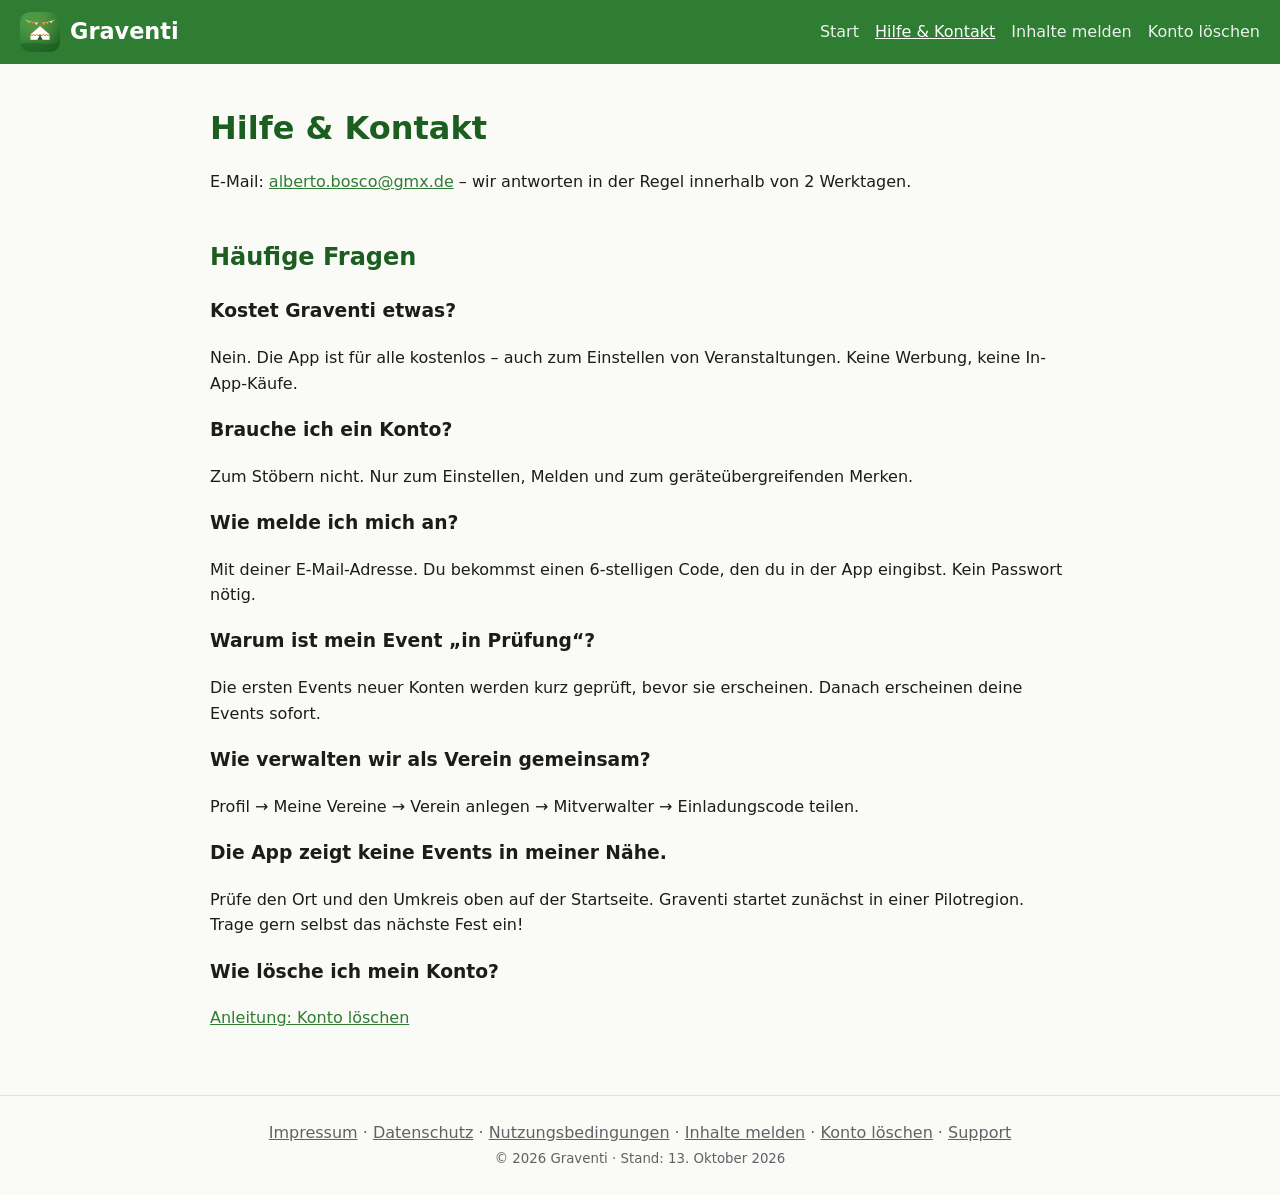
<file: support.html>
<!doctype html><html lang="de"><head><meta charset="utf-8">
<meta name="viewport" content="width=device-width,initial-scale=1"><title>Hilfe & Kontakt – Graventi</title>
<meta name="description" content="Graventi – kostenlose Feste und Veranstaltungen aus deiner Gegend."><meta property="og:title" content="Hilfe & Kontakt – Graventi"><meta property="og:description" content="Graventi – kostenlose Feste und Veranstaltungen aus deiner Gegend."><meta property="og:image" content="assets/og.png">
<link rel="icon" href="assets/favicon.png"><link rel="apple-touch-icon" href="assets/apple-touch-icon.png"><link rel="stylesheet" href="style.css"></head>
<body><header><a class="brand" href="index.html"><img src="assets/icon.png" alt="" width="40" height="40">Graventi</a><nav><a href="index.html">Start</a><a href="support.html" class=on>Hilfe & Kontakt</a><a href="melden.html">Inhalte melden</a><a href="konto-loeschen.html">Konto löschen</a></nav></header>
<main><h1>Hilfe &amp; Kontakt</h1>
<p>E-Mail: <a href="mailto:alberto.bosco@gmx.de">alberto.bosco@gmx.de</a> – wir antworten in der Regel innerhalb von 2 Werktagen.</p>
<h2>Häufige Fragen</h2>
<h3>Kostet Graventi etwas?</h3><p>Nein. Die App ist für alle kostenlos – auch zum Einstellen von Veranstaltungen. Keine Werbung, keine In-App-Käufe.</p>
<h3>Brauche ich ein Konto?</h3><p>Zum Stöbern nicht. Nur zum Einstellen, Melden und zum geräteübergreifenden Merken.</p>
<h3>Wie melde ich mich an?</h3><p>Mit deiner E-Mail-Adresse. Du bekommst einen 6-stelligen Code, den du in der App eingibst. Kein Passwort nötig.</p>
<h3>Warum ist mein Event „in Prüfung“?</h3><p>Die ersten Events neuer Konten werden kurz geprüft, bevor sie erscheinen. Danach erscheinen deine Events sofort.</p>
<h3>Wie verwalten wir als Verein gemeinsam?</h3><p>Profil → Meine Vereine → Verein anlegen → Mitverwalter → Einladungscode teilen.</p>
<h3>Die App zeigt keine Events in meiner Nähe.</h3><p>Prüfe den Ort und den Umkreis oben auf der Startseite. Graventi startet zunächst in einer Pilotregion. Trage gern selbst das nächste Fest ein!</p>
<h3>Wie lösche ich mein Konto?</h3><p><a href="konto-loeschen.html">Anleitung: Konto löschen</a></p></main><footer><a href="impressum.html">Impressum</a> · <a href="datenschutz.html">Datenschutz</a> · <a href="nutzungsbedingungen.html">Nutzungsbedingungen</a> · <a href="melden.html">Inhalte melden</a> · <a href="konto-loeschen.html">Konto löschen</a> · <a href="support.html">Support</a><br><small>© 2026 Graventi · Stand: 13. Oktober 2026</small></footer></body></html>
</file>
<file: style.css>
:root{--g:#2E7D32;--gd:#1B5E20;--gl:#E8F5E9;--o:#E65100;--t:#1C1C1C;--m:#5F6368}
*{box-sizing:border-box}body{margin:0;font-family:system-ui,-apple-system,"Segoe UI",Roboto,sans-serif;color:var(--t);background:#FAFAF7;line-height:1.6}
header{display:flex;flex-wrap:wrap;gap:12px;align-items:center;justify-content:space-between;padding:12px 20px;background:var(--g);color:#fff}
.brand{display:flex;align-items:center;gap:10px;color:#fff;font-weight:800;font-size:1.4rem;text-decoration:none}.brand img{border-radius:10px}
nav a{color:#fff;text-decoration:none;margin-left:16px;opacity:.9}nav a.on,nav a:hover{opacity:1;text-decoration:underline}
main{max-width:900px;margin:0 auto;padding:24px 20px 48px}h1{color:var(--gd);line-height:1.2}h2{color:var(--gd);margin-top:1.8em}
a{color:var(--g)}.lead{font-size:1.2rem}
.hero{display:flex;gap:32px;align-items:center;flex-wrap:wrap}.hero>div{flex:1 1 320px}.hero h1{font-size:2.6rem}
.shot{width:260px;max-width:100%;border-radius:20px;box-shadow:0 10px 30px rgba(0,0,0,.2)}
.badges span{display:inline-block;margin:4px 8px 4px 0;padding:8px 16px;border-radius:999px;background:var(--gd);color:#fff;font-weight:600}
.grid{display:grid;grid-template-columns:repeat(auto-fit,minmax(240px,1fr));gap:16px;margin:32px 0}.grid div{background:#fff;border:1px solid #e3e3e3;border-radius:16px;padding:4px 18px}
.shots{display:flex;gap:20px;justify-content:center;flex-wrap:wrap}.shots img{width:240px;border-radius:20px;box-shadow:0 10px 30px rgba(0,0,0,.15)}
.center{text-align:center}table{border-collapse:collapse;width:100%;font-size:.95rem}td,th{border:1px solid #ddd;padding:8px;vertical-align:top;text-align:left}th{background:var(--gl)}
.draft{background:#FFF4E5;border:2px solid #E65100;border-radius:12px;padding:12px 16px;margin:16px 0}mark.ph{background:#FFEB3B;padding:0 3px;border-radius:3px}
footer{text-align:center;padding:24px;border-top:1px solid #e3e3e3;color:var(--m)}footer a{color:var(--m)}
</file>
